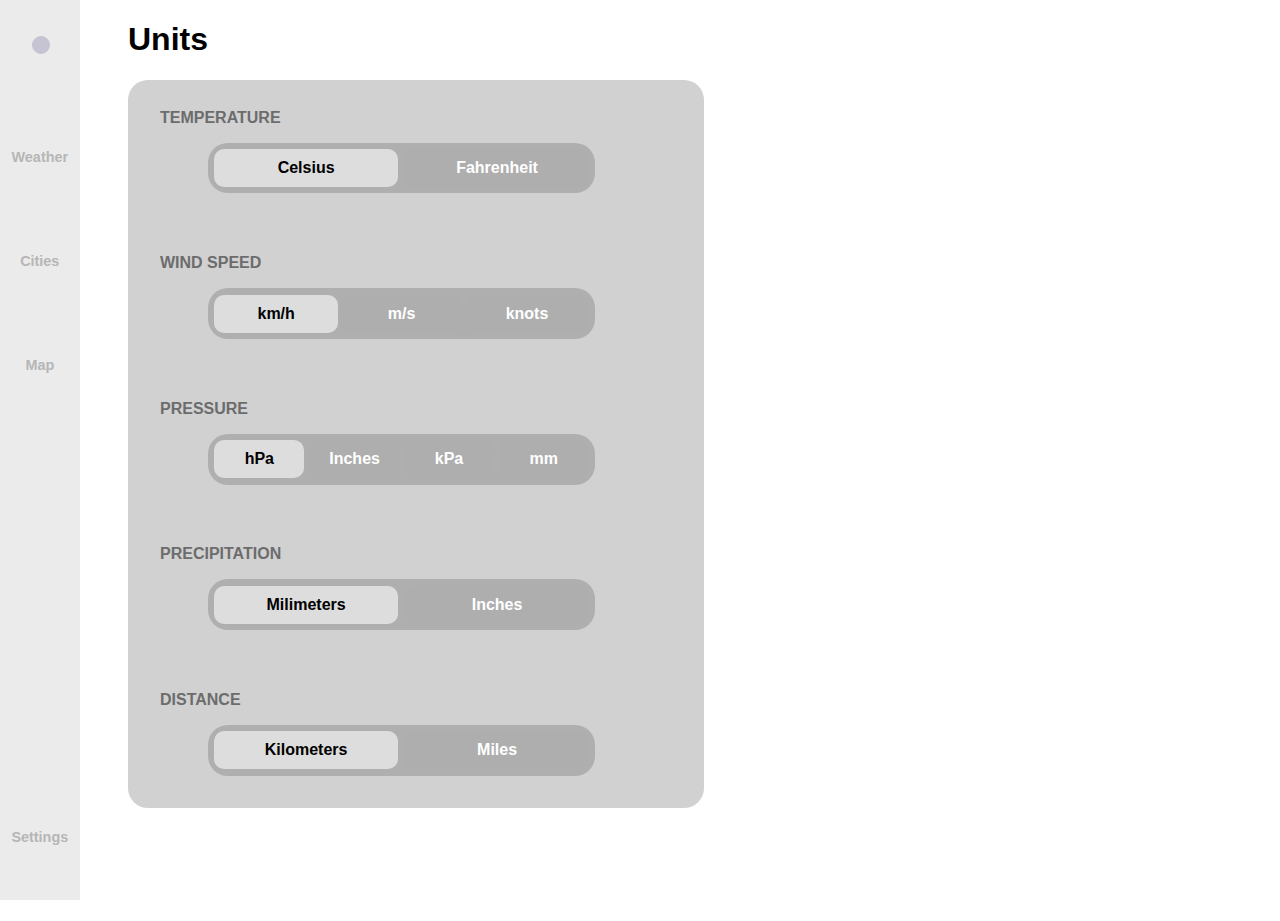
<file: settings.html>
<!DOCTYPE html>
<html lang="en">

<head>
    <meta charset="UTF-8">
    <meta http-equiv="X-UA-Compatible" content="IE=edge">
    <link href="https://fonts.googleapis.com/css2?family=Tilt+Neon&display=swap" rel="stylesheet">
    <meta name="viewport" content="width=device-width, initial-scale=1.0">

    <link rel="stylesheet" href="https://cdnjs.cloudflare.com/ajax/libs/font-awesome/6.3.0/css/all.min.css"
        integrity="sha512-SzlrxWUlpfuzQ+pcUCosxcglQRNAq/DZjVsC0lE40xsADsfeQoEypE+enwcOiGjk/bSuGGKHEyjSoQ1zVisanQ=="
        crossorigin="anonymous" referrerpolicy="no-referrer" />
    <script src="settings.js" defer></script>
    <script src="scriptWeathe.js" defer></script>
    <link rel="stylesheet" href="settings.css">
    <title>Settings</title>
</head>

<body>
    <nav class="navbar">
        <ul class="navbar-nav">
            <li class="logo">
                <a href="index.html" class="nav-link">
                    <i id="main-icon" class="fa-solid fa-wind"></i>
                </a>
            </li>

            <li class="nav-item">
                <a href="weather.html" class="nav-link">
                    <i id="icons" class="fa-solid fa-cloud-sun-rain"></i>
                    <span class="link-text">Weather</span>
                </a>
            </li>

            <li class="nav-item">
                <a href="index.html" class="nav-link">
                    <i class="fas fa-regular fa-bars"></i>
                    <span class="link-text">Cities</span>
                </a>
            </li>

            <li class="nav-item">
                <a href="maps.html" class="nav-link">
                    <i class="fa-solid fa-map"></i>
                    <span class="link-text">Map</span>
                </a>
            </li>

            <li class="nav-item">
                <a href="#" class="nav-link">
                    <i class="fas fa-sharp fa-regular fa-sliders"></i>
                    <span class="link-text">Settings</span>
                </a>
            </li>
        </ul>
    </nav>

    <main>
        <div class="units-container">
            <div class="units">
                <h1>Units</h1>
            </div>
            <div class="sett">
                <div class="settings-title">
                    <span class="title">TEMPERATURE</span>
                    <div class="btn-container">
                        <button class="celsius" id="celsius">Celsius</button>
                        <button class="celsius" id="fahrenheit">Fahrenheit</button>
                    </div>
                </div>
                <div class="settings-title">
                    <span class="title">WIND SPEED</span>
                    <div class="btn-container">
                        <button class="celsius-s" id="km">km/h</button>
                        <button class="celsius-s" id="ms">m/s</button>
                        <button class="celsius-s" id="knots">knots</button>
                    </div>
                </div>
                <div class="settings-title">
                    <span class="title">PRESSURE</span>
                    <div class="btn-container">
                        <button class="celsius-t" id="hpa">hPa</button>
                        <button class="celsius-t" id="inchesw">Inches</button>
                        <button class="celsius-t" id="kpa">kPa</button>
                        <button class="celsius-t" id="mm">mm</button>
                    </div>
                </div>
                <div class="settings-title">
                    <span class="title">PRECIPITATION</span>
                    <div class="btn-container">
                        <button class="celsius" id="milimeters">Milimeters</button>
                        <button class="celsius" id="inches">Inches</button>
                    </div>
                </div>
                <div class="settings-title">
                    <span class="title">DISTANCE</span>
                    <div class="btn-container">
                        <button class="celsius" id="kilometers">Kilometers</button>
                        <button class="celsius" id="miles">Miles</button>
                    </div>
                </div>
            </div>
        </div>
        <!-- <div class="div-payment">
            <h1 class="p-title">Advanced</h1>
            <hr>
            <span class="span-get-new-exp">Get new experience</span>
            <ul class="h-ad">
                <li>Ad free</li>
                <li>Health activities overview</li>
            </ul>
            <span class="span-get-new-exp">Never forget your umbrella!</span>
            <hr>
            <div class="dollars">
                <span>$5.99
                    <sub>/month</sub>
                </span>
            </div>
            <div class="sign-up">
                <span class="span-up">
                    Sign up
                </span>
            </div>
        </div> -->
    </main>

    <script src="scriptWeathe.js" defer></script>
</body>

</html>
</file>
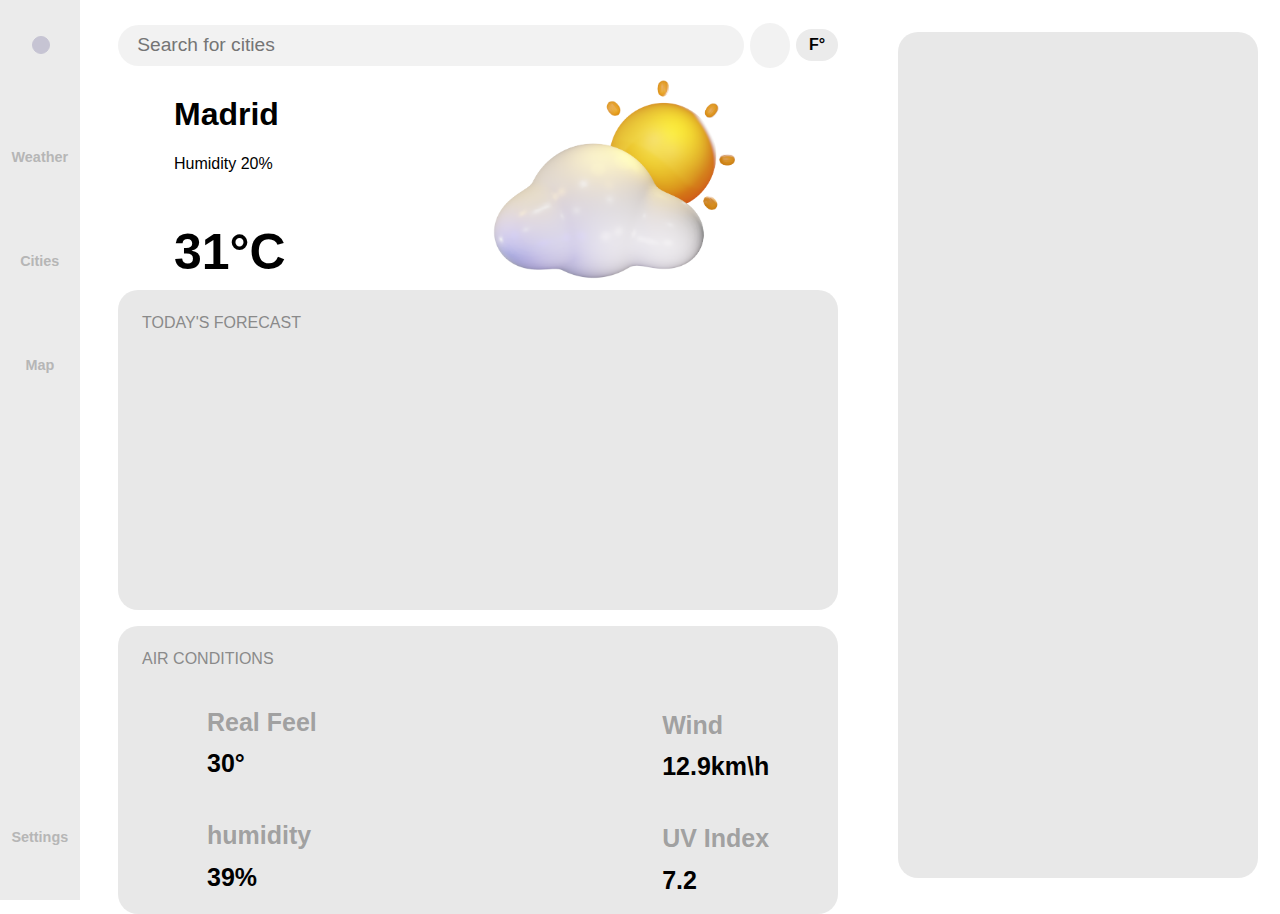
<file: weather.html>
<!DOCTYPE html>
<html lang="en">

<head>
    <meta charset="UTF-8">
    <meta http-equiv="X-UA-Compatible" content="IE=edge">
    <link href="https://fonts.googleapis.com/css2?family=Tilt+Neon&display=swap" rel="stylesheet">
    <meta name="viewport" content="width=device-width, initial-scale=1.0">
    <script src="scriptWeathe.js" defer></script>
    <link rel="stylesheet" href="https://cdnjs.cloudflare.com/ajax/libs/font-awesome/6.3.0/css/all.min.css"
        integrity="sha512-SzlrxWUlpfuzQ+pcUCosxcglQRNAq/DZjVsC0lE40xsADsfeQoEypE+enwcOiGjk/bSuGGKHEyjSoQ1zVisanQ=="
        crossorigin="anonymous" referrerpolicy="no-referrer" />
    <link rel="stylesheet" href="styleWeather.css">
    <title>Weather</title>
</head>

<body>
    <nav class="navbar">
        <ul class="navbar-nav">
            <li class="logo">
                <a href="index.html" class="nav-link">
                    <i id="main-icon" class="fa-solid fa-wind"></i>
                </a>
            </li>

            <li class="nav-item">
                <a href="#" class="nav-link">
                    <i id="icons" class="fa-solid fa-cloud-sun-rain"></i>
                    <span class="link-text">Weather</span>
                </a>
            </li>

            <li class="nav-item">
                <a href="index.html" class="nav-link">
                    <i class="fas fa-regular fa-bars"></i>
                    <span class="link-text">Cities</span>
                </a>
            </li>

            <li class="nav-item">
                <a href="maps.html" class="nav-link">
                    <i class="fa-solid fa-map"></i>
                    <span class="link-text">Map</span>
                </a>
            </li>

            <li class="nav-item">
                <a href="settings.html" class="nav-link">
                    <i class="fas fa-sharp fa-regular fa-sliders"></i>
                    <span class="link-text">Settings</span>
                </a>
            </li>
        </ul>
    </nav>

    <main>
        <div class="card">
            <form action="#" class="search">
                <input type="text" id="city-input" class="search-bar" placeholder="Search for cities">
                <button class="search-button" id="search-button"><i
                        class="fas fa-sharp fa-regular fa-magnifying-glass"></i></button>
                <button class="unit-toggle">F°</button>
            </form>
            <div id="suggestions"></div>
            <div class="container">
                <div class="info">
                    <div class="display">
                        <h1 class="city-info">Madrid</h1>
                        <div class="humidity-weather-info">Humidity 20%</div>
                        <div class="temp-weather-info">31°C</div>
                    </div>
                    <div class="icon-weather-info">
                        <img class="icon" src="icons/sun&cloud_icon.png" alt="">
                    </div>
                </div>
                <div class="forecast-all-day">
                    <div class="forecast-title">TODAY'S FORECAST</div>
                    <div class="all-day-forecast">

                    </div>
                </div>
                <div class="air-condition">
                    <div class="air-hum-fell-container-div">
                        <div class="forecast-title">AIR CONDITIONS</div>
                        <div class="real-feel">
                            <div class="fell-vaontainer">
                                <i class="fa-solid fa-temperature-quarter fa-2xl"></i>
                                <div class="divre">Real Feel</div>
                            </div>
                            <div class="temp-of-air">30°</div>
                        </div>
                        <div class="chanceOfRain">
                            <div class="rain-caontainer">
                                <i class="fa-solid fa-droplet fa-xl"></i>
                                <div class="divrehumidity">humidity</div>
                            </div>
                            <div class="temp-of-humidity">39%</div>
                        </div>
                    </div>

                    <div class="wiuvi">
                        <div class="wind-feel">
                            <div class="fell-wind-vaontainer">
                                <i class="fa-solid fa-wind fa-2xl"></i>
                                <div class="divre-wind">Wind</div>
                            </div>
                            <div class="temp-of-air-wind">12.9km\h</div>
                        </div>
                        <div class="chanceOfRain">
                            <div class="uvIndex-caontainer">
                                <i class="fa-sharp fa-solid fa-sun fa-2xl"></i>
                                <div class="divre-uv-Index">UV Index</div>
                            </div>
                            <div class="temp-of-air-uvindex">7.2</div>
                        </div>
                    </div>
                </div>
            </div>
        </div>
        <div class="weekend-forecast">
        </div>

    </main>

</body>

</html>
</file>
<file: settings.css>
:root {
    font-size: 16px;
    font-family: 'Ramabhadra', sans-serif;
    --text-primary: #b6b6b6;
    --text-secondary: #ececec;
    --bg-primary: #ffffff;
    --bg-secondary: #9e9ef0;
    --transition-speed: 600ms;
}

body {
    color: black;
    background-color: white;
    margin: 0;
    padding: 0;
}

body::-webkit-scrollbar {
    width: 0.25rem;

}

body::-webkit-scrollbar-track {
    background: #b7b7b9;
}

body::-webkit-scrollbar-thumb {
    background: #6c6c6d;
    border-radius: 1em;
}

main {
    margin-left: 3rem;
    height: 100vh;
    padding-left: 5rem;
}




.card {
    color: white;
    border-radius: 30px;
    width: 60%;
    max-width: 60%;
    margin: 1em;
}


#suggestions ul {
    width: 90%;
    max-height: 300px;
    overflow-y: auto;
    border-radius: 5px;
    transition: all 0.3s ease;
    box-shadow: 0 0 10px rgba(0, 0, 0, 0.2);
    background-color: #ffffff;
    margin-top: 0;
    margin-left: 1em;
    padding: 0;
}

#suggestions ul li {
    display: flex;
    padding: 10px 15px;
    border-bottom: 1px solid #f1f1f1;
    cursor: pointer;
    color: rgb(0, 0, 0);
    text-transform: capitalize;
    list-style: none;
    justify-content: space-between;
    align-items: center;
}

#suggestions ul li:hover {
    background-color: #f1f1f1;
}

#suggestions ul li.active {
    background-color: #f1f1f1;
}

.li-sepecial {
    padding: 1em;
}


.search-button {
    margin: 0.5em;
    border-radius: 50%;
    border: none;
    height: 3.4em;
    width: 3.4em;
    outline: none;
    background: #afafaf2b;
    color: white;
    cursor: pointer;
    transition: 0.2s ease-in-out;
}

.search-button:hover {
    background: #cecece2b;
}

input.search-bar {
    border: none;
    outline: none;
    padding: 0.5em 1em;
    border-radius: 24px;
    background-color: #afafaf2b;
    color: #000000;
    font-size: 120%;
    width: 100%;
}


.navbar {
    position: fixed;
    background-color: #ebebeb;
    transition: width 600ms ease;
}

.navbar-nav {
    list-style: none;
    padding: 0;
    margin: 0;
    display: flex;
    flex-direction: column;
    align-items: center;
    height: 100%;

    justify-content: space-between;
}

.nav-item {
    width: 100%;
    text-align: center;
}

.nav-item:last-child {
    margin-top: auto;

}

.nav-link {
    display: flex;
    align-items: center;
    height: 5rem;
    color: var(--text-primary);
    text-decoration: none;
    transition: var(--transition-speed);
    padding-left: 0.1em;
    padding-top: 1.5em;
    flex-direction: column;
}

.nav-link span {
    padding-right: 18px;
    padding-top: 9px;
}

.nav-link:hover {
    font-weight: bold;
    color: #000000;
}

.link-text {
    margin-left: 1rem;
    font-size: 0.9em;
    font-weight: bold;
}

.logo {
    background-color: #ebebeb;
    font-size: 1.5rem;
    width: 100%;
}

#main-icon {
    padding-top: 1em;
    border: 1px solid #c6c4d3;
    padding: 8px;
    border-radius: 14px;
    background-color: #c6c4d3;
    color: #9e9ef0;
}

#icons {
    width: 50px;
}

.icon {
    width: 59%;
}

#ul-s {
    color: #000000;
}

.sett {
    background-color: #6c6c6d50;
    border: none;
    border-radius: 20px;
    width: 50%;
}

.title {
    font-weight: bold;
    color: #6c6c6d;
    padding-left: 2em;
    margin-top: 5em;
}

.btn-container {
    border: none;
    display: flex;
    margin: 1em 1em 1em 5em;
    background-color: #9c9c9ca4;
    padding: 0.4em;
    border-radius: 20px;
    width: 65%;
    justify-content: space-between;
}

.settings-title {
    padding-top: 1.8em;
    padding-bottom: 1em;
}

.celsius {
    background-color: rgba(156, 156, 156, 0.062);
    color: white;
    border-radius: 10px;
    border: none;
    padding: 10px 20px;
    margin: 0;
    font-size: 16px;
    cursor: pointer;
    width: 49%;
    font-weight: bold;
}

.celsius-s {
    background-color: rgba(156, 156, 156, 0.062);
    color: white;
    border: none;
    border-radius: 10px;
    padding: 10px 20px;
    margin: 0;
    font-size: 16px;
    cursor: pointer;
    width: 33%;
    font-weight: bold;
}

.celsius-t {
    background-color: rgba(156, 156, 156, 0.062);
    color: white;
    border: none;
    border-radius: 10px;
    padding: 10px 20px;
    margin: 0;
    font-size: 16px;
    cursor: pointer;
    width: 24%;
    font-weight: bold;
}

@media only screen and (max-width: 600px) {
    .navbar {
        bottom: 0;
        width: 100vw;
        height: 5rem;
    }

    .logo {
        display: none;
    }

    .navbar-nav {
        flex-direction: row;
    }

    .nav-link {
        justify-content: center;
    }

    /* 
    main {
        margin: 0;
    } */

    .nav-item:last-child {
        margin-top: 0;

    }
}


@media only screen and (min-width: 600px) {
    .navbar {
        top: 0;
        width: 5rem;
        height: 100vh;
    }
}
</file>
<file: styleWeather.css>
:root {
    font-size: 16px;
    font-family: 'Ramabhadra', sans-serif;
    --text-primary: #b6b6b6;
    --text-secondary: #ececec;
    --bg-primary: #ffffff;
    --bg-secondary: #9e9ef0;
    --transition-speed: 600ms;
}

body {
    color: black;
    background-color: white;
    margin: 0;
    padding: 0;
}

body::-webkit-scrollbar {
    width: 0.25rem;

}

body::-webkit-scrollbar-track {
    background: #b7b7b9;
}

body::-webkit-scrollbar-thumb {
    background: #6c6c6d;
    border-radius: 1em;
}

main {
    margin-left: 5rem;
    height: 100vh;
    margin: 0;
    padding-left: 5rem;
    display: flex;
    justify-content: space-around;
}




.card-more-sugg {
    display: flex;
    background-color: #e9e9e959;
    padding: 5em 3em;
    border-radius: 10px;
    flex-direction: column;
    position: relative;
    margin-left: 2em;
    transition: 0.4s ease;
    box-shadow: 0 5px 25px rgba(1, 1, 1, 0.5);
    cursor: pointer;
}


.card {
    color: white;
    border-radius: 30px;
    width: 60%;
    max-width: 60%;
    margin: 1em;
}

.search {
    display: flex;
    align-items: center;
    justify-content: center;

}


#suggestions ul {
    width: 90%;
    max-height: 300px;
    overflow-y: auto;
    border-radius: 5px;
    transition: all 0.3s ease;
    box-shadow: 0 0 10px rgba(0, 0, 0, 0.2);
    background-color: #ffffff;
    margin-top: 0;
    margin-left: 1em;
    padding: 0;
}

#suggestions ul li {
    display: flex;
    padding: 10px 15px;
    border-bottom: 1px solid #f1f1f1;
    cursor: pointer;
    color: rgb(0, 0, 0);
    text-transform: capitalize;
    list-style: none;
    justify-content: space-between;
    align-items: center;
}

#suggestions ul li:hover {
    background-color: #f1f1f1;
}

#suggestions ul li.active {
    background-color: #f1f1f1;
}

.li-sepecial {
    padding: 1em;
}


.search-button {
    margin: 0.5em;
    border-radius: 50%;
    border: none;
    height: 3.4em;
    width: 3.4em;
    outline: none;
    background: #afafaf2b;
    color: white;
    cursor: pointer;
    transition: 0.2s ease-in-out;
}

.search-button:hover {
    background: #cecece2b;
}

input.search-bar {
    border: none;
    outline: none;
    padding: 0.5em 1em;
    border-radius: 24px;
    background-color: #afafaf2b;
    color: #000000;
    font-size: 120%;
    width: 100%;
}


.navbar {
    position: fixed;
    background-color: #ebebeb;
    transition: width 600ms ease;
}

.navbar-nav {
    list-style: none;
    padding: 0;
    margin: 0;
    display: flex;
    flex-direction: column;
    align-items: center;
    height: 100%;

    justify-content: space-between;
}

.nav-item {
    width: 100%;
    text-align: center;
}

.nav-item:last-child {
    margin-top: auto;

}

.nav-link {
    display: flex;
    align-items: center;
    height: 5rem;
    color: var(--text-primary);
    text-decoration: none;
    transition: var(--transition-speed);
    padding-left: 0.1em;
    padding-top: 1.5em;
    flex-direction: column;
}

.nav-link span {
    padding-right: 18px;
    padding-top: 9px;
}

.nav-link:hover {
    font-weight: bold;
    color: #000000;
}

.link-text {
    margin-left: 1rem;
    font-size: 0.9em;
    font-weight: bold;
}

.logo {
    background-color: #ebebeb;
    font-size: 1.5rem;
    width: 100%;
}

#main-icon {
    padding-top: 1em;
    border: 1px solid #c6c4d3;
    padding: 8px;
    border-radius: 14px;
    background-color: #c6c4d3;
    color: #9e9ef0;
}

#icons {
    width: 50px;
}

.icon {
    width: 59%;
}

.current-day {
    display: flex;
    width: 100%;
}

#ul-s {
    color: #000000;
}

.city-status {
    padding: 0;
    margin: 0;
}


#suggestions ul li img {
    width: 50px;
}


/* PAGE 2 (weather) */

.info {
    display: flex;
    justify-content: space-between;
}

.display {
    display: flex;
    flex-direction: column;
    padding-left: 3.5em;
}

.city-info {
    color: #000000;
    font-family: 'Ramabhadra', sans-serif;
    font-weight: bold;
}

.humidity-weather-info {
    color: #000000;
    padding: 0;
    margin: 0;
    font-family: 'Ramabhadra', sans-serif;
}

.temp-weather-info {
    color: #000000;
    font-size: 50px;
    font-family: 'Ramabhadra', sans-serif;
    font-weight: bold;
    padding-top: 1em;
}

.icon-weather-info img {
    width: 16em;
    margin-right: 6em;
}

.forecast-all-day {
    background-color: #cccccc75;
    height: 20em;
    border: none;
    border-radius: 20px;
}

.forecast-title {
    color: #8a8a8a;
    padding: 1.5em;
}

.all-day-forecast {
    display: flex;
    justify-content: space-around;
}

.div-card-forecast-info {
    display: flex;
    flex-direction: column;
    padding: 1em;
    border: none;
    border-radius: 10px;
    width: 7em;
    height: 9em;
}

.clock {
    color: #8a8a8a;
    text-align: center;
}

.div-forecast-info-icon img {
    width: 80px;
    padding-top: 1em;
}

.div-forecast-info-icon {
    display: flex;
    justify-content: center;
}

.todayssforcast-info {
    display: flex;
    flex-direction: row;
}

.temp-of-day-info {
    color: #000000;
    font-size: 35px;
    font-weight: bold;
    text-align: center;
    padding-top: 1em;
}

.air-condition {
    background-color: #cccccc75;
    height: 18em;
    border: none;
    border-radius: 20px;
    margin-top: 1em;
    display: flex;
    justify-content: space-between;
}

.real-feel {
    padding-left: 4em;
    display: flex;
    flex-direction: column;
}

.wind-feel {
    padding-left: 4em;
    display: flex;
    flex-direction: column;
}

.chanceOfRain {
    padding-left: 4em;
    display: flex;
    flex-direction: column;
    padding-top: 1.7em;

}

.unit-toggle {
    width: 3em;
    font-size: 1em;
    border-radius: 25px;
    padding: 7px;
    font-weight: bold;
    border: none;
    background-color: rgb(235, 235, 235);
    cursor: pointer;
}

.temp-of-air {
    color: #000000;
    font-family: 'Ramabhadra', sans-serif;
    font-weight: bold;
    font-size: 35px;
    padding-left: 1.6em;
    padding-top: 0.5em;

}

.temp-of-humidity {
    color: #000000;
    font-family: 'Ramabhadra', sans-serif;
    font-weight: bold;
    font-size: 35px;
    padding-top: 0.5em;
    padding-left: 1em;
    font-size: 25px;

}

.fell-vaontainer {
    display: flex;
    padding-top: 1em;
    align-items: center;
    font-family: 'Ramabhadra', sans-serif;
    font-weight: bold;
    color: #8a8a8ac4;
}

.fell-wind-vaontainer {
    display: flex;
    padding-top: 1em;
    align-items: center;
    font-family: 'Ramabhadra', sans-serif;
    font-weight: bold;
    color: #8a8a8ac4;
}

.rain-caontainer {
    display: flex;
    padding-top: 1em;
    align-items: center;
    font-family: 'Ramabhadra', sans-serif;
    font-weight: bold;
    color: #8a8a8ac4;
}

.uvIndex-caontainer {
    display: flex;
    padding-top: 1em;
    align-items: center;
    font-family: 'Ramabhadra', sans-serif;
    font-weight: bold;
    color: #8a8a8ac4;
}

.divre {
    padding-left: 1em;
    font-size: 25px;
}

.divre-wind {
    padding-left: 1em;
    font-size: 25px;
}

.divre-uv-Index {
    padding-left: 1em;
    font-size: 25px;
}

.divrehumidity {
    padding-left: 1em;
    font-size: 25px;
}

.uvIndex {
    padding-left: 1em;
    font-size: 25px;
}

.temp-of-air {
    padding-left: 1em;
    font-size: 25px;
}

.temp-of-air-wind {
    padding-left: 1em;
    font-size: 25px;
    color: #000000;
    font-family: 'Ramabhadra', sans-serif;
    padding-top: 0.5em;
    font-weight: bold;
}

.temp-of-air-uvindex {
    padding-left: 1em;
    font-size: 25px;
    color: #000000;
    font-family: 'Ramabhadra', sans-serif;
    padding-top: 0.5em;
    font-weight: bold;
}

.wiuvi {
    padding: 4.3em;
}

.forecast-all-days-week {
    display: flex;
    padding: 2.2em 2.8em 2.8em 2.8em;
    justify-content: space-around;
    align-items: center;
}

.forecast-all-days-week img {
    width: 70px;
}

.weekend-forecast {
    background-color: #cccccc75;
    width: 30%;
    margin-top: 2em;
    border: none;
    border-radius: 20px;
    height: 94%;
}

hr {
    width: 80%;
    padding-top: 0;
    margin-top: 0;
}


@media only screen and (max-width: 600px) {
    .navbar {
        bottom: 0;
        width: 100vw;
        height: 5rem;
    }

    .logo {
        display: none;
    }

    .navbar-nav {
        flex-direction: row;
    }

    .nav-link {
        justify-content: center;
    }

    main {
        margin: 0;
    }

    .nav-item:last-child {
        margin-top: 0;

    }
}


@media only screen and (min-width: 600px) {
    .navbar {
        top: 0;
        width: 5rem;
        height: 100vh;
    }
}

@media screen and (min-width: 768px) {
    .search-history li {
        font-size: 1.2vw;
    }

    .icon-latest {
        width: 5vw;
        height: 5vw;
    }

    .weatherCon {
        font-size: 1.5vw;
    }

    .tempSeg {
        font-size: 1.5vw;
    }
}

@media screen and (min-width: 1024px) {
    .search-history li {
        font-size: 1vw;
    }

    .icon-latest {
        width: 3vw;
        height: 3vw;
    }

    .weatherCon {
        font-size: 1vw;
    }

    .tempSeg {
        font-size: 1vw;
    }
}

/* For screens smaller than 768px */
@media (max-width: 900px) {
    main {
        margin: 0;
        padding: 0;
    }

    .carddds-container {
        flex-direction: column;
        align-items: center;
    }

    .card-forecast {
        margin-bottom: 1em;
    }

    .time {
        position: absolute;
        text-align: center;
        margin-bottom: 0.5em;
    }

    .iconEl {
        width: 60px;

    }

    .tempEl {
        position: absolute;
        margin-top: 0.5em;
        text-align: center;
    }

    .conntainer-more-sugg {
        flex-direction: column;
        padding: 1em;
    }

    .card-more-sugg {
        margin: 0 0 2em 0;
        width: 30%;
    }

    .cityNmae-more-suggetions {
        display: flex;
        text-align: center;
        position: absolute;
        top: 0;
    }

    .temp-more-suggtions1 {
        margin-top: 0.5em;
        display: flex;
        text-align: center;
        position: absolute;
        bottom: 0;
    }

    .forecast-container {
        display: flex;
        justify-content: space-around;
        flex-direction: column;
        padding-right: 3em;
        padding-top: 2em;
    }

    .week-forecast {
        margin-bottom: 1em;
        width: 70%;
    }

    .city {
        font-size: 25px;
        font-weight: bold;
    }

    .icon {
        width: 35px;
        margin-top: 40px;
    }

    .description {
        width: 25px;
    }

    .temp {
        font-size: 25px;
        width: 15px;
    }

    .countainer-status-city-temp {
        padding: 0;
        margin: 0;
    }

    .humidity {
        padding: 0;
        margin: 0;
    }

    .wind {
        padding: 0;
        margin: 0;
    }
}
</file>
